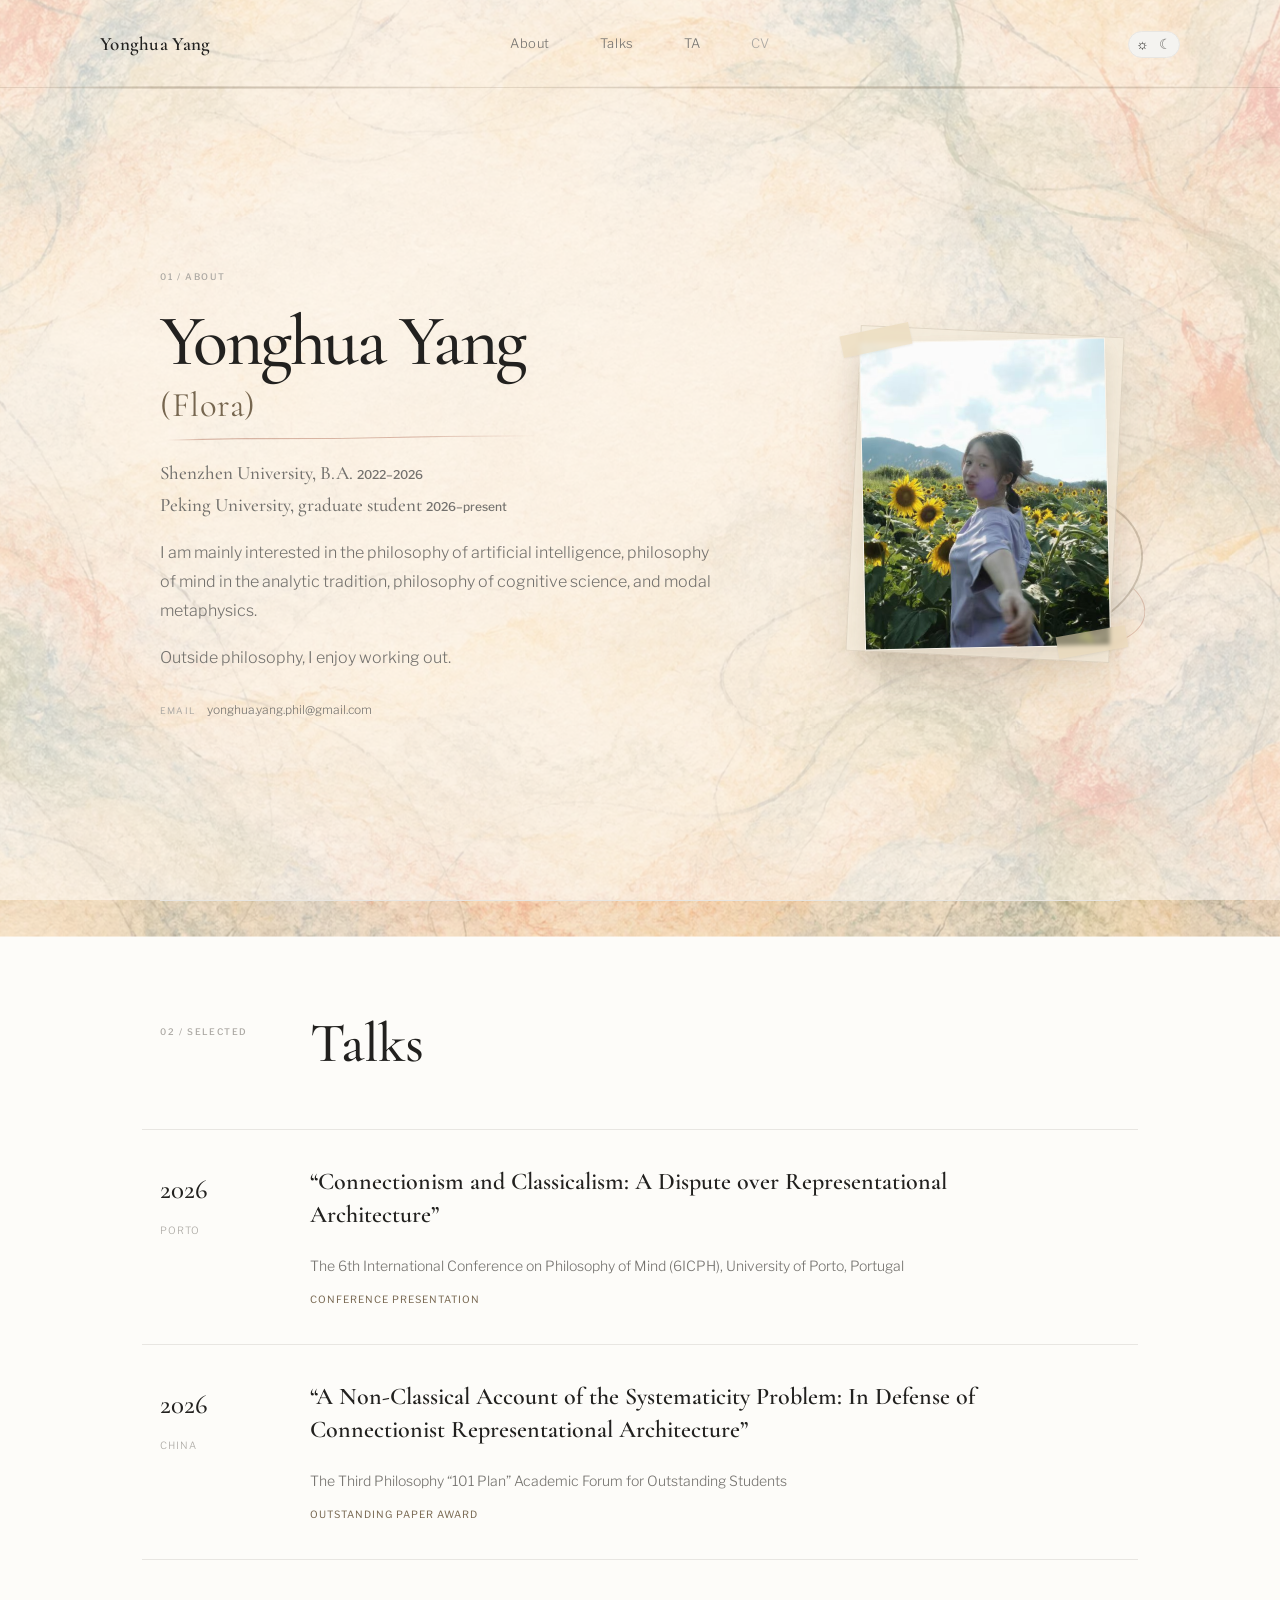
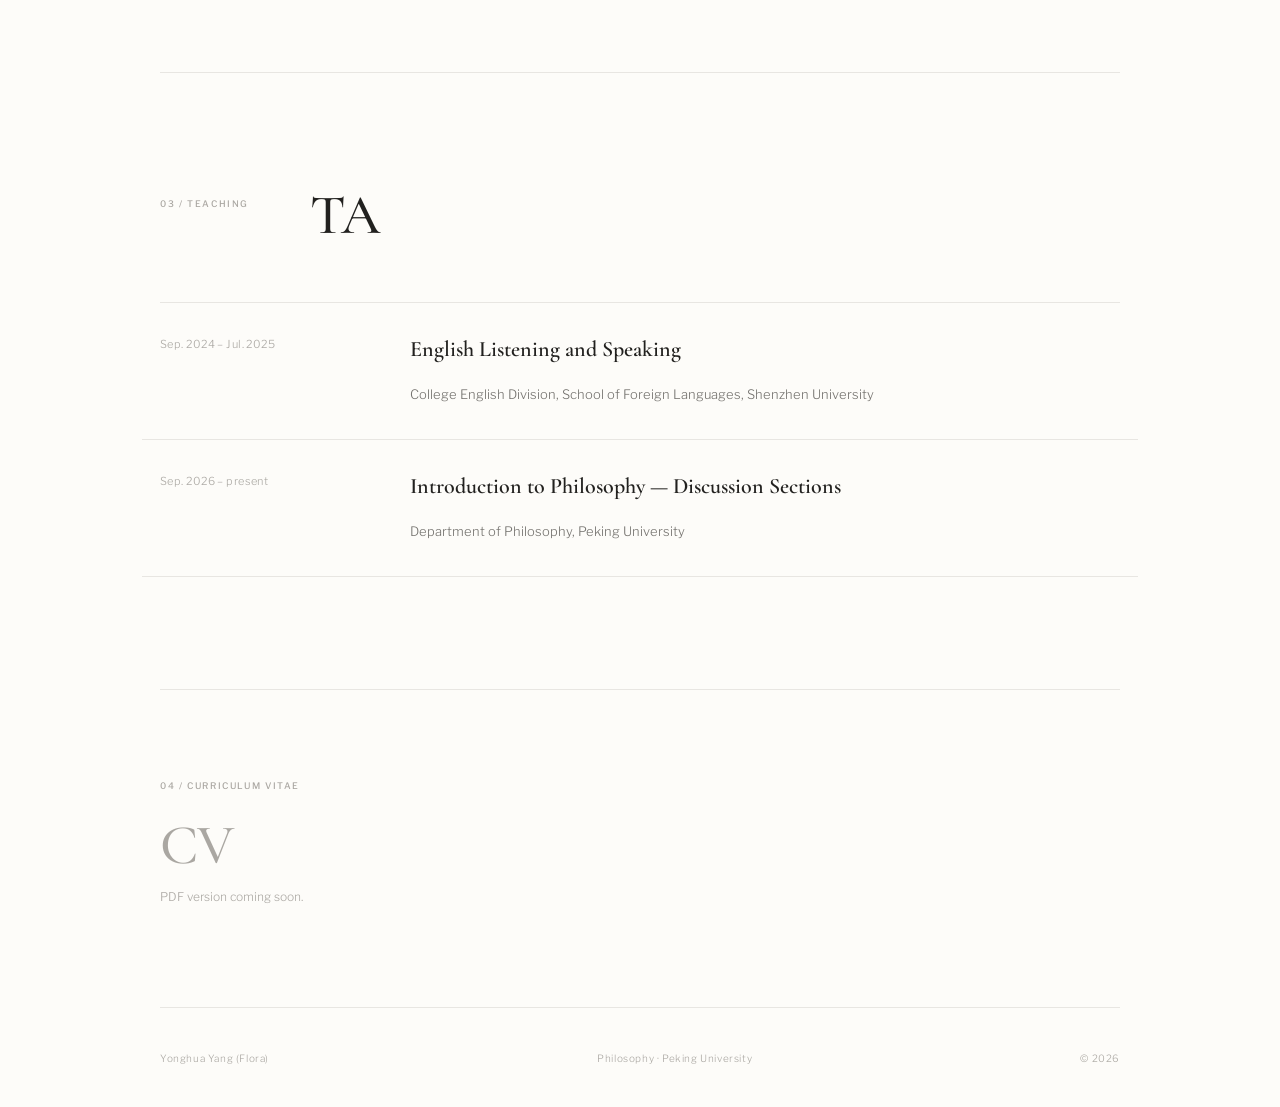
<file: index.html>
<!doctype html>
<html lang="en">
  <head>
    <meta charset="utf-8" />
    <meta name="viewport" content="width=device-width, initial-scale=1" />
    <meta name="theme-color" content="#ffffff" />
    <title>Yonghua Yang (Flora) | Philosophy and Artificial Intelligence</title>
    <meta name="description" content="The personal academic website of Yonghua Yang (Yang Yonghua, Flora), a philosophy graduate student at Peking University interested in artificial intelligence, philosophy of mind, cognitive science, and modal metaphysics." />
    <meta name="author" content="Yonghua Yang" />
    <meta name="robots" content="index, follow, max-image-preview:large" />
    <link rel="canonical" href="https://yangyonghua19.github.io/Flora/" />

    <meta property="og:type" content="profile" />
    <meta property="og:site_name" content="Yonghua Yang (Flora)" />
    <meta property="og:title" content="Yonghua Yang (Flora) | Philosophy and Artificial Intelligence" />
    <meta property="og:description" content="Philosophy graduate student at Peking University working on artificial intelligence, philosophy of mind, cognitive science, and modal metaphysics." />
    <meta property="og:url" content="https://yangyonghua19.github.io/Flora/" />
    <meta property="og:image" content="https://yangyonghua19.github.io/Flora/assets/picture.png" />
    <meta property="og:image:alt" content="Portrait of Yonghua Yang in a sunflower field" />
    <meta property="og:locale" content="en_US" />
    <meta property="profile:first_name" content="Yonghua" />
    <meta property="profile:last_name" content="Yang" />

    <meta name="twitter:card" content="summary" />
    <meta name="twitter:title" content="Yonghua Yang (Flora) | Philosophy and Artificial Intelligence" />
    <meta name="twitter:description" content="Philosophy graduate student at Peking University working on philosophy and artificial intelligence." />
    <meta name="twitter:image" content="https://yangyonghua19.github.io/Flora/assets/picture.png" />
    <meta name="twitter:image:alt" content="Portrait of Yonghua Yang in a sunflower field" />

    <script type="application/ld+json">
      {
        "@context": "https://schema.org",
        "@type": "ProfilePage",
        "@id": "https://yangyonghua19.github.io/Flora/#profile-page",
        "url": "https://yangyonghua19.github.io/Flora/",
        "name": "Yonghua Yang (Flora) | Philosophy and Artificial Intelligence",
        "description": "The personal academic website of Yonghua Yang, a philosophy graduate student at Peking University.",
        "inLanguage": "en",
        "dateModified": "2026-10-08",
        "mainEntity": {
          "@type": "Person",
          "@id": "https://yangyonghua19.github.io/Flora/#yonghua-yang",
          "name": "Yonghua Yang",
          "alternateName": ["Yang Yonghua", "Flora", "yangyonghua", "yangyonghua19"],
          "url": "https://yangyonghua19.github.io/Flora/",
          "image": "https://yangyonghua19.github.io/Flora/assets/picture.png",
          "description": "Philosophy graduate student interested in the philosophy of artificial intelligence, philosophy of mind, philosophy of cognitive science, and modal metaphysics.",
          "jobTitle": "Graduate Student in Philosophy",
          "affiliation": {
            "@type": "CollegeOrUniversity",
            "name": "Peking University"
          },
          "alumniOf": {
            "@type": "CollegeOrUniversity",
            "name": "Shenzhen University"
          }
        }
      }
    </script>
    <link rel="preconnect" href="https://fonts.googleapis.com" />
    <link rel="preconnect" href="https://fonts.gstatic.com" crossorigin />
    <link href="https://fonts.googleapis.com/css2?family=Cormorant+Garamond:wght@400;500;600&family=Libre+Franklin:wght@300;400;500&display=swap" rel="stylesheet" />
    <link rel="stylesheet" href="style.css" />
    <script src="script.js" defer></script>
  </head>
  <body>
    <a class="skip-link" href="#main">Skip to content</a>
    <header class="site-header">
      <div class="header-inner">
        <a class="name" href="#about" aria-label="Yonghua Yang — back to About">Yonghua Yang</a>
        <nav class="site-nav" aria-label="Main navigation">
          <a href="#about">About</a>
          <a href="#talks">Talks</a>
          <a href="#ta">TA</a>
          <a class="cv-link" href="#" aria-disabled="true" data-tooltip="PDF coming soon">CV</a>
        </nav>
        <button class="theme-toggle" type="button" aria-label="Switch to dark mode" aria-pressed="false">
          <span class="sun" aria-hidden="true">☼</span><span class="moon" aria-hidden="true">☾</span>
        </button>
      </div>
      <div class="reading-progress" aria-hidden="true"><span></span></div>
    </header>

    <main id="main">
      <section class="about section" id="about" aria-labelledby="about-title">
        <div class="about-copy">
          <p class="section-number">01 / About</p>
          <h1 id="about-title">Yonghua Yang <span>(Flora)</span></h1>
          <p class="education-line">Shenzhen University, B.A. <span>2022–2026</span><br />Peking University, graduate student <span>2026–present</span></p>
          <p>I am mainly interested in the philosophy of artificial intelligence, philosophy of mind in the analytic tradition, philosophy of cognitive science, and modal metaphysics.</p>
          <p>Outside philosophy, I enjoy working out.</p>
          <p class="contact-line">
            <span class="contact-label">Email</span>
            <span class="contact-email">yonghua.yang.phil@gmail.com</span>
          </p>
        </div>
        <figure class="portrait">
          <span class="portrait-line" aria-hidden="true"></span>
          <span class="portrait-tape tape-top" aria-hidden="true"></span>
          <span class="portrait-tape tape-bottom" aria-hidden="true"></span>
          <img src="assets/picture.png" alt="Portrait of Yonghua Yang in a sunflower field" />
        </figure>
      </section>

      <section class="section ruled-section" id="talks" aria-labelledby="talks-title">
        <div class="section-heading">
          <p class="section-number">02 / Selected</p>
          <h2 id="talks-title"><a href="#talks">Talks</a></h2>
        </div>
        <article class="talk" tabindex="0">
          <div class="talk-date"><span>2026</span><small>Porto</small></div>
          <div class="talk-copy">
            <h3>“Connectionism and Classicalism: A Dispute over Representational Architecture”</h3>
            <p>The 6th International Conference on Philosophy of Mind (6ICPH), University of Porto, Portugal</p>
            <p class="talk-note">Conference presentation</p>
          </div>
        </article>
        <article class="talk" tabindex="0">
          <div class="talk-date"><span>2026</span><small>China</small></div>
          <div class="talk-copy">
            <h3>“A Non-Classical Account of the Systematicity Problem: In Defense of Connectionist Representational Architecture”</h3>
            <p>The Third Philosophy “101 Plan” Academic Forum for Outstanding Students</p>
            <p class="talk-note">Outstanding Paper Award</p>
          </div>
        </article>
      </section>

      <section class="section ruled-section" id="ta" aria-labelledby="ta-title">
        <div class="section-heading">
          <p class="section-number">03 / Teaching</p>
          <h2 id="ta-title"><a href="#ta">TA</a></h2>
        </div>
        <div class="teaching-list">
          <article tabindex="0">
            <time datetime="2024-09">Sep. 2024 – Jul. 2025</time>
            <div><h3>English Listening and Speaking</h3><p>College English Division, School of Foreign Languages, Shenzhen University</p></div>
          </article>
          <article tabindex="0">
            <time datetime="2026-09">Sep. 2026 – present</time>
            <div><h3>Introduction to Philosophy — Discussion Sections</h3><p>Department of Philosophy, Peking University</p></div>
          </article>
        </div>
      </section>

      <section class="section cv-section" id="cv" aria-labelledby="cv-title">
        <p class="section-number">04 / Curriculum Vitae</p>
        <h2 id="cv-title">CV</h2>
        <p>PDF version coming soon.</p>
      </section>
    </main>

    <footer class="site-footer">
      <p>Yonghua Yang (Flora)</p><p>Philosophy · Peking University</p><p>© <span id="year"></span></p>
    </footer>
  </body>
</html>
</file>
<file: style.css>
:root {
  color-scheme: light;
  --bg: #fdfcf9;
  --header-bg: rgb(246 235 215 / 54%);
  --text: #22211f;
  --muted: #73716d;
  --soft: #aaa7a2;
  --line: #e8e6e2;
  --panel: #f4f3f0;
  --accent: #76664f;
  --rust: #a86049;
  --art-opacity: .68;
  --art-veil: rgb(255 255 255 / 48%);
  --art-shift: 0px;
  --serif: "Cormorant Garamond", Georgia, serif;
  --sans: "Libre Franklin", Arial, sans-serif;
}
:root[data-theme="dark"] {
  color-scheme: dark;
  --bg: #171613;
  --header-bg: rgb(23 22 19 / 68%);
  --text: #f0ece3;
  --muted: #aaa49a;
  --soft: #777169;
  --line: #38342e;
  --panel: #24211d;
  --accent: #c9b99f;
  --rust: #c18169;
  --art-opacity: .3;
  --art-veil: rgb(23 22 19 / 76%);
}
* { box-sizing: border-box; }
html { scroll-behavior: smooth; scroll-padding-top: 100px; }
body { position: relative; min-height: 100vh; margin: 0; color: var(--text); background: var(--bg); font-family: var(--sans); font-size: 16px; font-weight: 300; line-height: 1.8; -webkit-font-smoothing: antialiased; transition: color .25s ease, background-color .25s ease; }
body::before, body::after { position: fixed; z-index: -2; inset: 0; pointer-events: none; content: ""; }
body::before { inset: -3vh -2vw; transform: translate3d(0, var(--art-shift), 0) scale(1.02); background: var(--bg) url("assets/philosophy-background.webp") center / cover no-repeat; opacity: var(--art-opacity); transition: opacity .25s ease; will-change: transform; }
body::after { z-index: -1; background: var(--art-veil); transition: background-color .25s ease; }
a { color: inherit; text-decoration: none; }
.skip-link { position: fixed; z-index: 100; top: -60px; left: 20px; padding: 9px 14px; color: var(--bg); background: var(--text); transition: top .2s ease; }
.skip-link:focus { top: 12px; }
.site-header { position: sticky; z-index: 10; top: 0; width: 100%; height: 88px; border-bottom: 1px solid color-mix(in srgb, var(--accent) 17%, transparent); background: transparent; transition: height .28s ease, background-color .28s ease, backdrop-filter .28s ease; }
.header-inner { display: grid; width: min(1080px, calc(100% - 48px)); height: 88px; margin: 0 auto; grid-template-columns: 1fr auto 1fr; align-items: center; transition: height .28s ease; }
.site-header::after { position: absolute; right: 0; bottom: -2px; left: 0; height: 3px; opacity: .22; background: linear-gradient(90deg, transparent, var(--accent) 14%, transparent 39%, var(--accent) 72%, transparent); content: ""; mask: linear-gradient(90deg, transparent, #000 9%, #000 91%, transparent); }
.site-header.is-scrolled { background: var(--header-bg); backdrop-filter: blur(11px) saturate(.78); }
.site-header.is-scrolled, .site-header.is-scrolled .header-inner { height: 70px; }
.reading-progress { position: absolute; right: 0; bottom: -1px; left: 0; height: 1px; overflow: hidden; }
.reading-progress span { display: block; width: 100%; height: 100%; transform: scaleX(var(--read-progress, 0)); transform-origin: left; background: linear-gradient(90deg, var(--rust), var(--accent)); opacity: .72; }
.name { justify-self: start; font-family: var(--serif); font-size: 19px; font-weight: 600; letter-spacing: .015em; }
.site-nav { display: flex; align-items: center; gap: clamp(25px, 4vw, 50px); }
.site-nav a { position: relative; padding: 10px 0; color: var(--muted); font-size: 13px; letter-spacing: .04em; transition: color .2s ease; }
.site-nav a::after { position: absolute; right: -3px; bottom: 1px; left: -3px; height: 3px; transform: scaleX(0) rotate(-1deg); transform-origin: center; opacity: .65; background: linear-gradient(90deg, transparent, var(--accent) 13%, var(--accent) 86%, transparent); clip-path: polygon(0 43%, 28% 34%, 55% 58%, 100% 38%, 100% 66%, 60% 78%, 24% 57%, 0 72%); content: ""; transition: transform .26s cubic-bezier(.2,.7,.2,1); }
.site-nav a:hover, .site-nav a[aria-current="location"] { color: var(--text); }
.site-nav a:hover::after, .site-nav a[aria-current="location"]::after { transform: scaleX(1); }
.site-nav .cv-link[aria-disabled="true"] { color: var(--soft); cursor: default; }
.site-nav .cv-link[aria-disabled="true"]::after { display: none; }
.cv-link::before { position: absolute; top: calc(100% + 7px); right: -9px; width: max-content; padding: 5px 8px; transform: translateY(-4px); border: 1px dashed color-mix(in srgb, var(--accent) 32%, transparent); color: var(--muted); background: color-mix(in srgb, var(--bg) 86%, transparent); content: attr(data-tooltip); font-size: 9px; letter-spacing: .04em; opacity: 0; pointer-events: none; transition: opacity .2s ease, transform .2s ease; }
.cv-link:hover::before, .cv-link:focus-visible::before { transform: translateY(0); opacity: 1; }
.theme-toggle { display: flex; width: 52px; height: 27px; justify-self: end; align-items: center; justify-content: space-between; padding: 0 7px; border: 1px solid var(--line); border-radius: 20px; color: var(--muted); background: var(--panel); cursor: pointer; transition: border-color .2s ease, background .2s ease; }
.theme-toggle span { font-size: 14px; line-height: 1; transition: transform .35s ease, color .2s ease; }
.theme-toggle:hover .sun, .theme-toggle:focus-visible .sun { transform: rotate(55deg); }
.theme-toggle:hover .moon, .theme-toggle:focus-visible .moon { transform: rotate(-18deg) translateX(-1px); }
.theme-toggle .sun { color: var(--text); }
:root[data-theme="dark"] .theme-toggle .sun { color: var(--soft); }
:root[data-theme="dark"] .theme-toggle .moon { color: var(--text); }
main, .site-footer { width: min(960px, calc(100% - 48px)); margin: 0 auto; }
.section { padding: 112px 0; }
.section-number { margin: 0 0 21px; color: var(--soft); font-size: 9px; font-weight: 500; letter-spacing: .18em; text-transform: uppercase; }
.about { display: grid; min-height: calc(100vh - 88px); grid-template-columns: minmax(0, 1.35fr) minmax(260px, .65fr); align-items: center; gap: clamp(65px, 10vw, 130px); }
.about h1 { position: relative; width: fit-content; margin: 0 0 34px; font-family: var(--serif); font-size: clamp(48px, 6.4vw, 72px); font-weight: 500; line-height: .98; letter-spacing: -.035em; }
.about h1::after { position: absolute; right: -8%; bottom: -17px; left: 2%; height: 5px; transform: rotate(-.7deg); opacity: .42; background: linear-gradient(90deg, transparent, var(--rust) 9%, var(--rust) 62%, transparent 96%); clip-path: polygon(0 45%, 20% 32%, 45% 56%, 70% 39%, 100% 51%, 100% 71%, 72% 60%, 43% 74%, 18% 54%, 0 67%); content: ""; }
.about h1 span { display: block; margin-top: 12px; color: var(--accent); font-size: .48em; font-weight: 400; letter-spacing: .015em; }
.about-copy > p:not(.section-number) { max-width: 590px; margin: 0 0 18px; color: var(--muted); }
.about-copy .education-line { margin-bottom: 34px; color: var(--text); font-family: var(--serif); font-size: 19px; font-weight: 500; line-height: 1.7; }
.education-line span { color: var(--muted); font-family: var(--sans); font-size: 12px; }
.about-copy > p.contact-line { display: flex; align-items: baseline; gap: 12px; margin: 28px 0 0; color: var(--muted); font-size: 12px; }
.contact-label { color: var(--soft); font-size: 9px; font-weight: 400; letter-spacing: .13em; text-transform: uppercase; }
.contact-email { color: var(--muted); line-height: 1.45; }
.portrait { position: relative; isolation: isolate; margin: 0; padding: 12px; }
.portrait::before { position: absolute; z-index: -1; inset: 3px; transform: rotate(2.7deg); border: 1px solid rgb(118 102 79 / 16%); background: color-mix(in srgb, #f5ecdc 82%, transparent); box-shadow: 0 24px 50px rgb(82 60 31 / 13%); content: ""; }
.portrait img { position: relative; z-index: 1; display: block; width: 100%; aspect-ratio: 4 / 5; transform: rotate(-1.15deg); border: 1px solid rgb(255 255 255 / 48%); object-fit: cover; object-position: center; filter: saturate(.9) contrast(.98); box-shadow: 0 10px 25px rgb(82 60 31 / 12%); transition: transform .42s cubic-bezier(.2,.75,.25,1), filter .3s ease; }
.portrait:hover img { transform: rotate(0deg) translateY(-4px); filter: saturate(1) contrast(1); }
:root[data-theme="dark"] .portrait img { filter: saturate(.78) brightness(.86) contrast(1.02); }
:root[data-theme="dark"] .portrait:hover img { filter: saturate(.92) brightness(.96) contrast(1.02); }
.portrait-line { position: absolute; z-index: -2; right: -24px; bottom: 7%; width: 72%; height: 43%; transform: rotate(-12deg); border: 2px solid color-mix(in srgb, var(--accent) 43%, transparent); border-left-color: transparent; border-radius: 50%; opacity: .7; }
.portrait-line::after { position: absolute; right: 3%; bottom: -13%; width: 64%; height: 54%; transform: rotate(18deg); border: 1px solid color-mix(in srgb, #a86049 42%, transparent); border-top-color: transparent; border-radius: 50%; content: ""; }
.portrait-tape { position: absolute; z-index: 3; width: 70px; height: 22px; background: rgb(232 216 181 / 58%); box-shadow: 0 1px 2px rgb(73 53 24 / 8%); backdrop-filter: blur(2px); }
.tape-top { top: 1px; left: -9px; transform: rotate(-12deg); }
.tape-bottom { right: -7px; bottom: 7px; transform: rotate(-10deg); }
.ruled-section { border-top: 1px solid var(--line); }
.section-heading { display: grid; grid-template-columns: 150px 1fr; margin-bottom: 56px; }
.section-heading .section-number { margin-top: 11px; }
.section-heading h2, .cv-section h2 { margin: 0; font-family: var(--serif); font-size: clamp(42px, 5vw, 56px); font-weight: 500; line-height: 1.08; letter-spacing: -.02em; }
.talk { position: relative; display: grid; margin: 0 -18px; grid-template-columns: 150px 1fr; padding: 36px 18px; border-top: 1px solid var(--line); outline: none; background-image: radial-gradient(circle 240px at var(--spot-x, 50%) var(--spot-y, 50%), transparent, transparent); transition: transform .28s cubic-bezier(.2,.7,.2,1), background-color .28s ease; }
.talk:last-child { border-bottom: 1px solid var(--line); }
.talk:hover, .talk:focus-visible { transform: translateX(6px); background-color: color-mix(in srgb, var(--accent) 2%, transparent); background-image: radial-gradient(circle 240px at var(--spot-x, 50%) var(--spot-y, 50%), color-mix(in srgb, var(--accent) 11%, transparent), transparent 72%); }
.talk-date span { display: block; font-family: var(--serif); font-size: 27px; font-weight: 500; transition: color .22s ease; }
.talk:hover .talk-date span, .talk:focus-visible .talk-date span { color: var(--accent); }
.talk-date small { color: var(--soft); font-size: 10px; letter-spacing: .09em; text-transform: uppercase; }
.talk-copy h3 { position: relative; max-width: 690px; margin: 0 0 13px; font-family: var(--serif); font-size: 24px; font-weight: 600; line-height: 1.35; }
.talk-copy h3::after, .teaching-list h3::after { display: block; width: 0; height: 2px; margin-top: 7px; transform: rotate(-.5deg); background: var(--rust); content: ""; opacity: .6; transition: width .3s ease; }
.talk:hover h3::after, .talk:focus-visible h3::after, .teaching-list article:hover h3::after, .teaching-list article:focus-visible h3::after { width: 48px; }
.talk-copy p { margin: 0; color: var(--muted); font-size: 14px; }
.talk-copy .talk-note { margin-top: 12px; color: var(--accent); font-size: 10px; font-weight: 400; letter-spacing: .1em; text-transform: uppercase; }
.teaching-list { border-top: 1px solid var(--line); }
.teaching-list article { display: grid; margin: 0 -18px; grid-template-columns: 220px 1fr; gap: 30px; padding: 32px 18px; border-bottom: 1px solid var(--line); outline: none; background-image: radial-gradient(circle 240px at var(--spot-x, 50%) var(--spot-y, 50%), transparent, transparent); transition: transform .28s cubic-bezier(.2,.7,.2,1), background-color .28s ease; }
.teaching-list article:hover, .teaching-list article:focus-visible { transform: translateX(6px); background-color: color-mix(in srgb, var(--accent) 2%, transparent); background-image: radial-gradient(circle 240px at var(--spot-x, 50%) var(--spot-y, 50%), color-mix(in srgb, var(--accent) 11%, transparent), transparent 72%); }
.teaching-list time { color: var(--soft); font-size: 11px; letter-spacing: .04em; transition: color .22s ease; }
.teaching-list article:hover time, .teaching-list article:focus-visible time { color: var(--accent); }
.teaching-list h3 { margin: -5px 0 5px; font-family: var(--serif); font-size: 22px; font-weight: 600; }
.teaching-list p { margin: 0; color: var(--muted); font-size: 13px; }
.cv-section { padding-top: 88px; padding-bottom: 100px; border-top: 1px solid var(--line); }
.cv-section h2 { color: var(--soft); }
.cv-section > p:last-child { margin: 10px 0 0; color: var(--soft); font-size: 12px; }
.site-footer { display: flex; min-height: 100px; align-items: center; justify-content: space-between; border-top: 1px solid var(--line); color: var(--soft); font-size: 10px; letter-spacing: .06em; }
.reveal { opacity: 0; transform: translateY(14px); transition: opacity .62s ease, transform .62s cubic-bezier(.2,.7,.2,1); transition-delay: var(--reveal-delay, 0ms); }
.section-heading.reveal { transform: translateX(-12px); }
.portrait.reveal { transform: translateY(14px) rotate(-.7deg); }
.reveal.is-visible { opacity: 1; transform: translateY(0); }
.section-heading.reveal.is-visible { transform: translateX(0); }
.portrait.reveal.is-visible { transform: translateY(0) rotate(0); }
.talk.reveal.is-visible:hover, .talk.reveal.is-visible:focus-visible, .teaching-list article.reveal.is-visible:hover, .teaching-list article.reveal.is-visible:focus-visible { transform: translateX(6px); }
:focus-visible { outline: 1px solid var(--accent); outline-offset: 5px; }
@media (max-width: 720px) {
  .site-header, .site-header.is-scrolled { height: auto; min-height: 74px; }
  .header-inner, .site-header.is-scrolled .header-inner { width: calc(100% - 32px); height: auto; min-height: 74px; grid-template-columns: 1fr auto; }
  .name { font-size: 15px; }
  .site-nav { grid-column: 1 / -1; grid-row: 2; width: 100%; justify-content: space-between; gap: 0; padding: 3px 0 12px; }
  .site-nav a { font-size: 11px; }
  .theme-toggle { grid-column: 2; grid-row: 1; }
  main, .site-footer { width: calc(100% - 40px); }
  .section { padding: 76px 0; }
  .about { min-height: auto; grid-template-columns: 1fr; gap: 45px; }
  .about-copy { order: 1; }
  .portrait { width: min(74%, 300px); order: 2; }
  .portrait img { transform: rotate(-.55deg); }
  .portrait::before { transform: rotate(1.5deg); }
  .portrait-tape { width: 55px; height: 18px; }
  .section-heading, .talk { grid-template-columns: 1fr; }
  .section-heading { gap: 4px; margin-bottom: 38px; }
  .section-heading .section-number { margin-top: 0; }
  .talk { margin: 0 -10px; gap: 17px; padding: 30px 10px; }
  .talk-date { display: flex; align-items: baseline; gap: 10px; }
  .talk-date span { font-size: 20px; }
  .teaching-list article { margin: 0 -10px; grid-template-columns: 1fr; gap: 14px; padding-right: 10px; padding-left: 10px; }
  .site-footer { min-height: 124px; flex-direction: column; align-items: flex-start; justify-content: center; gap: 3px; }
  .site-footer p { margin: 0; }
}
@media (hover: none), (pointer: coarse) {
  .talk:hover, .teaching-list article:hover { background-image: none; }
}
@media (prefers-reduced-motion: reduce) {
  *, *::before, *::after { scroll-behavior: auto !important; transition-duration: .01ms !important; }
  body::before { transform: none; }
  .reveal { opacity: 1; transform: none; }
}
</file>
